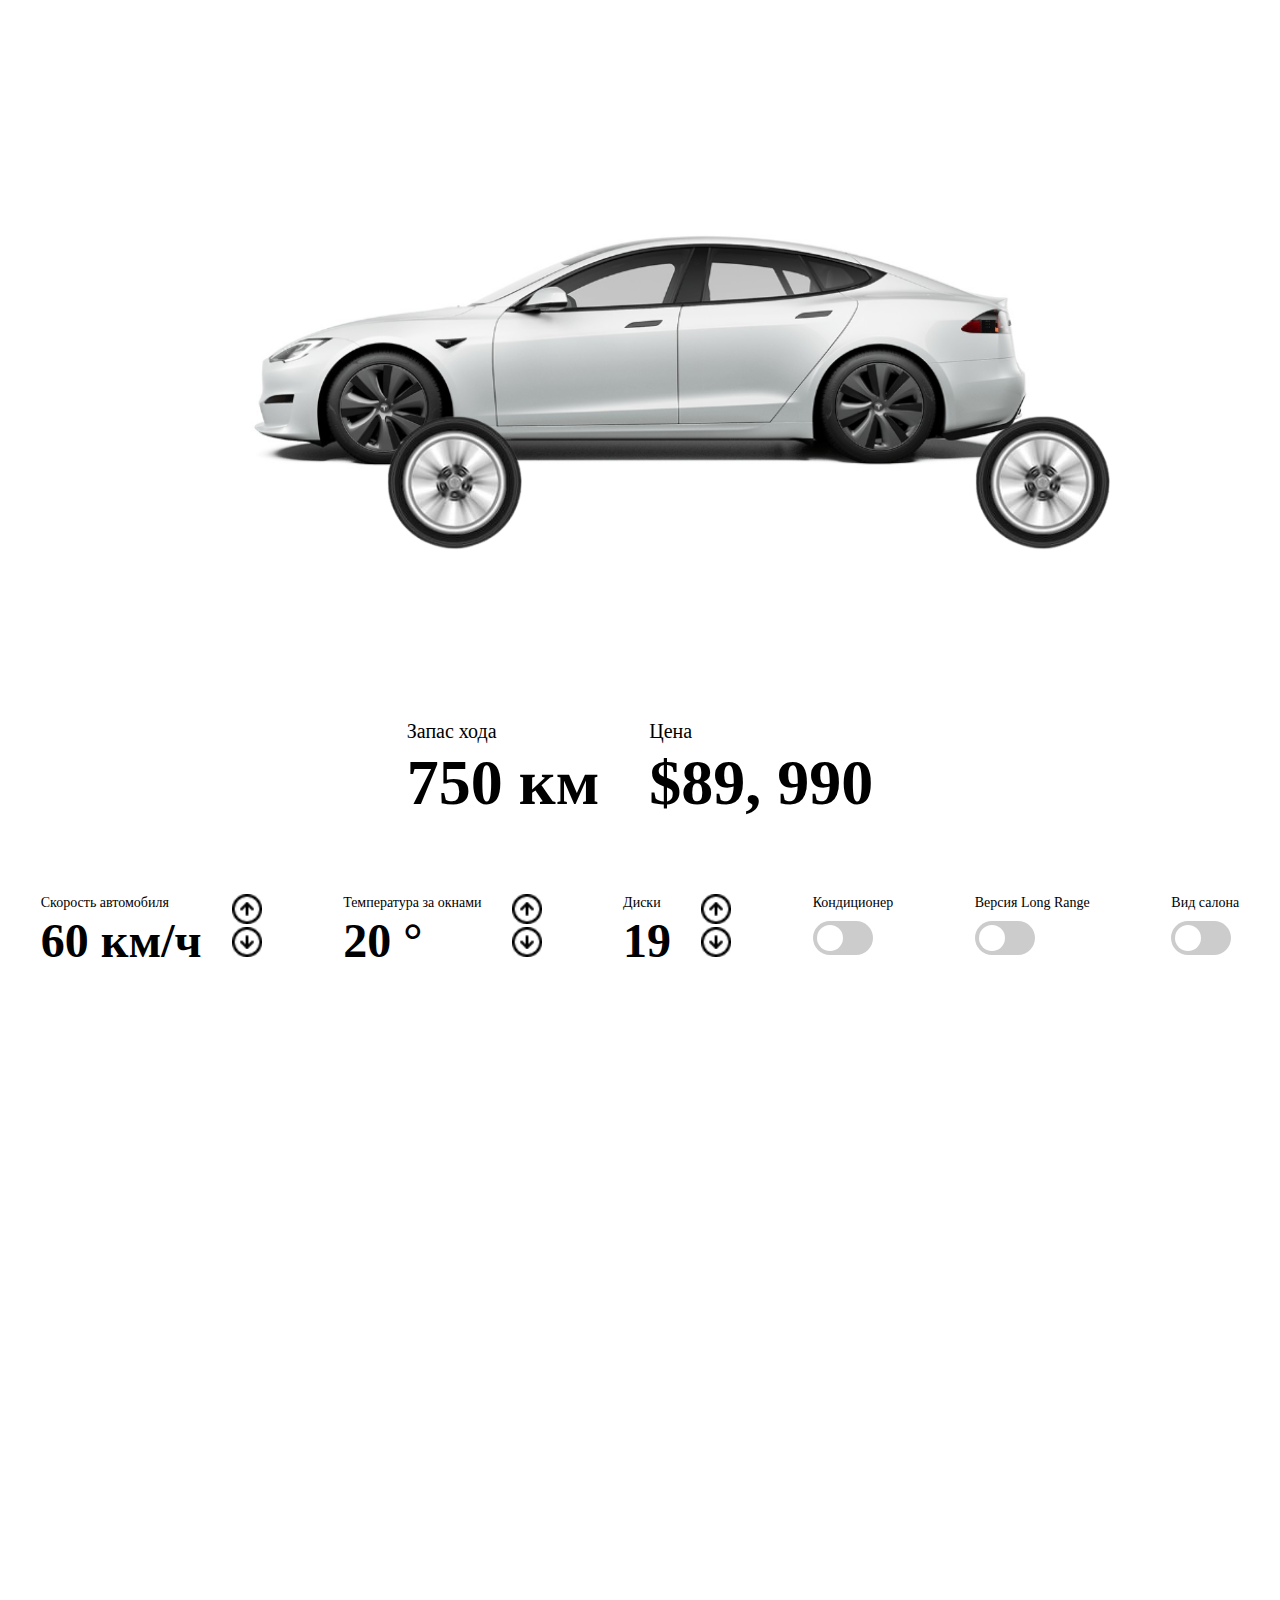
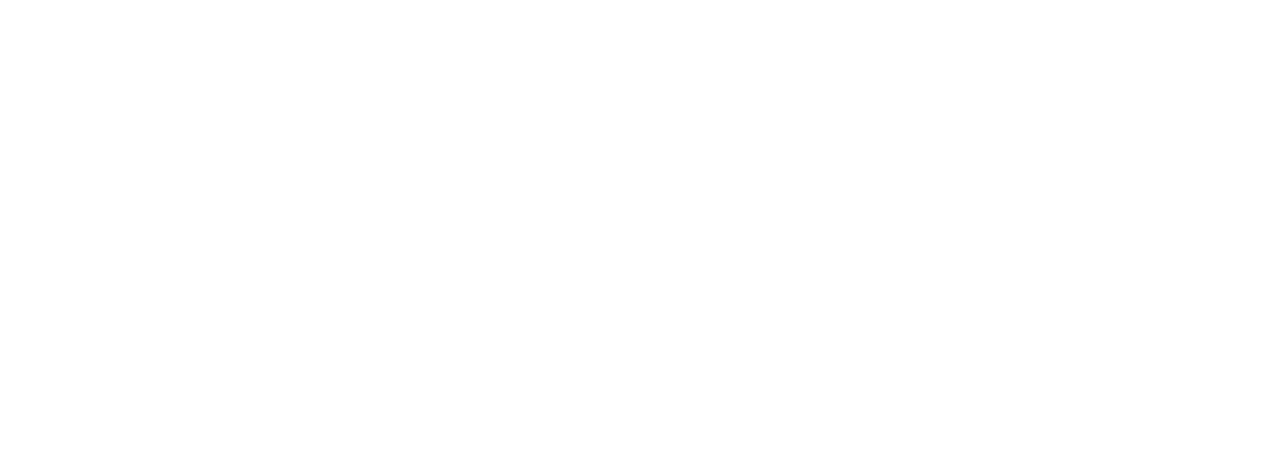
<file: index.html>
<!DOCTYPE html>
<html lang="en">

<head>
    <meta charset="UTF-8">
    <meta http-equiv="X-UA-Compatible" content="IE=edge">
    <meta name="viewport" content="width=device-width, initial-scale=1.0">
    <title>Document</title>
    <link rel="stylesheet" href="./style.css">
</head>

<body>
    <div class="container">
        <div class="img">
            <img src="./image 1.png" alt="">
        </div>
        <div class="wheels">
            <img id="wheel1" src="./wheel1.png" alt="">
            <img id="wheel2" src="./wheel1.png" alt="">
        </div>


        <div class="box1">
            <div class="text_km">
                <h2>Запас хода</h2>
                <h5> <b>750</b> км</h5>
            </div>
            <div class="text_narx">
                <h2>Цена</h2>
                <h5>$89, 990</h5>
            </div>
        </div>
        <br><br><br><br>

        <div class="biggest_box">

            <div class="box_speed">
                <div class="text1">
                    <h2>Скорость автомобиля</h2>
                    <h5> <b>60</b> км/ч</h5>
                </div>
                <div class="btns1">
                    <button id="plus_speed"><img src="./image 3.png" alt=""></button>
                    <button id="minus_speed"><img src="./image 4.png" alt=""></button>
                </div>







            </div>




            <div class="box_temperage">
                <div class="text2">
                    <h2>Температура за окнами</h2>
                    <h5> <b>20</b> °</h5>
                </div>
                <div class="btns2">
                    <button id="plus_temperage"><img src="./image 3.png" alt=""></button>
                    <button id="minus_temperage"><img src="./image 4.png" alt=""></button>
                </div>

            </div>



            <div class="box_disk">
                <div class="text3">
                    <h2>Диски</h2>
                    <h5>19</h5>

                </div>



                <div class="btns3">
                    <button id="plus_disk"><img src="./image 3.png" alt=""></button>
                    <button id="minus_disk"><img src="./image 4.png" alt=""></button>
                </div>




            </div>




            <div class="box_condition">
                <div class="text4">
                    <h2 id="cont">Кондиционер</h2>
                </div>
                <label class="switch">
                    <input type="checkbox" id="condition">
                    <span class="slider round"></span>
                </label>



            </div>




            <div class="box_longrange">
                <div class="text5">
                    <h2>Версия Long Range</h2>
                </div>

                <label class="switch">
                    <input type="checkbox">
                    <span class="slider round"></span>
                </label>





            </div>





            <div class="box_camera">



                <div class="text6">
                    <h2>Вид салона</h2>

                </div>

                <label class="switch" id="btn">
                    <input type="checkbox">

                    <span class="slider round"></span>
                </label>



            </div>


































        </div>
    </div>






    <br><br><br><br><br><br><br><br><br><br>
    <br><br><br><br><br><br><br><br><br><br><br><br><br><br><br><br><br><br><br><br><br><br><br><br><br><br><br><br><br><br><br><br><br><br><br><br><br><br><br><br><br><br><br><br><br><br><br><br><br><br>





    <script src="./script.js"></script>
</body>

</html>
</file>
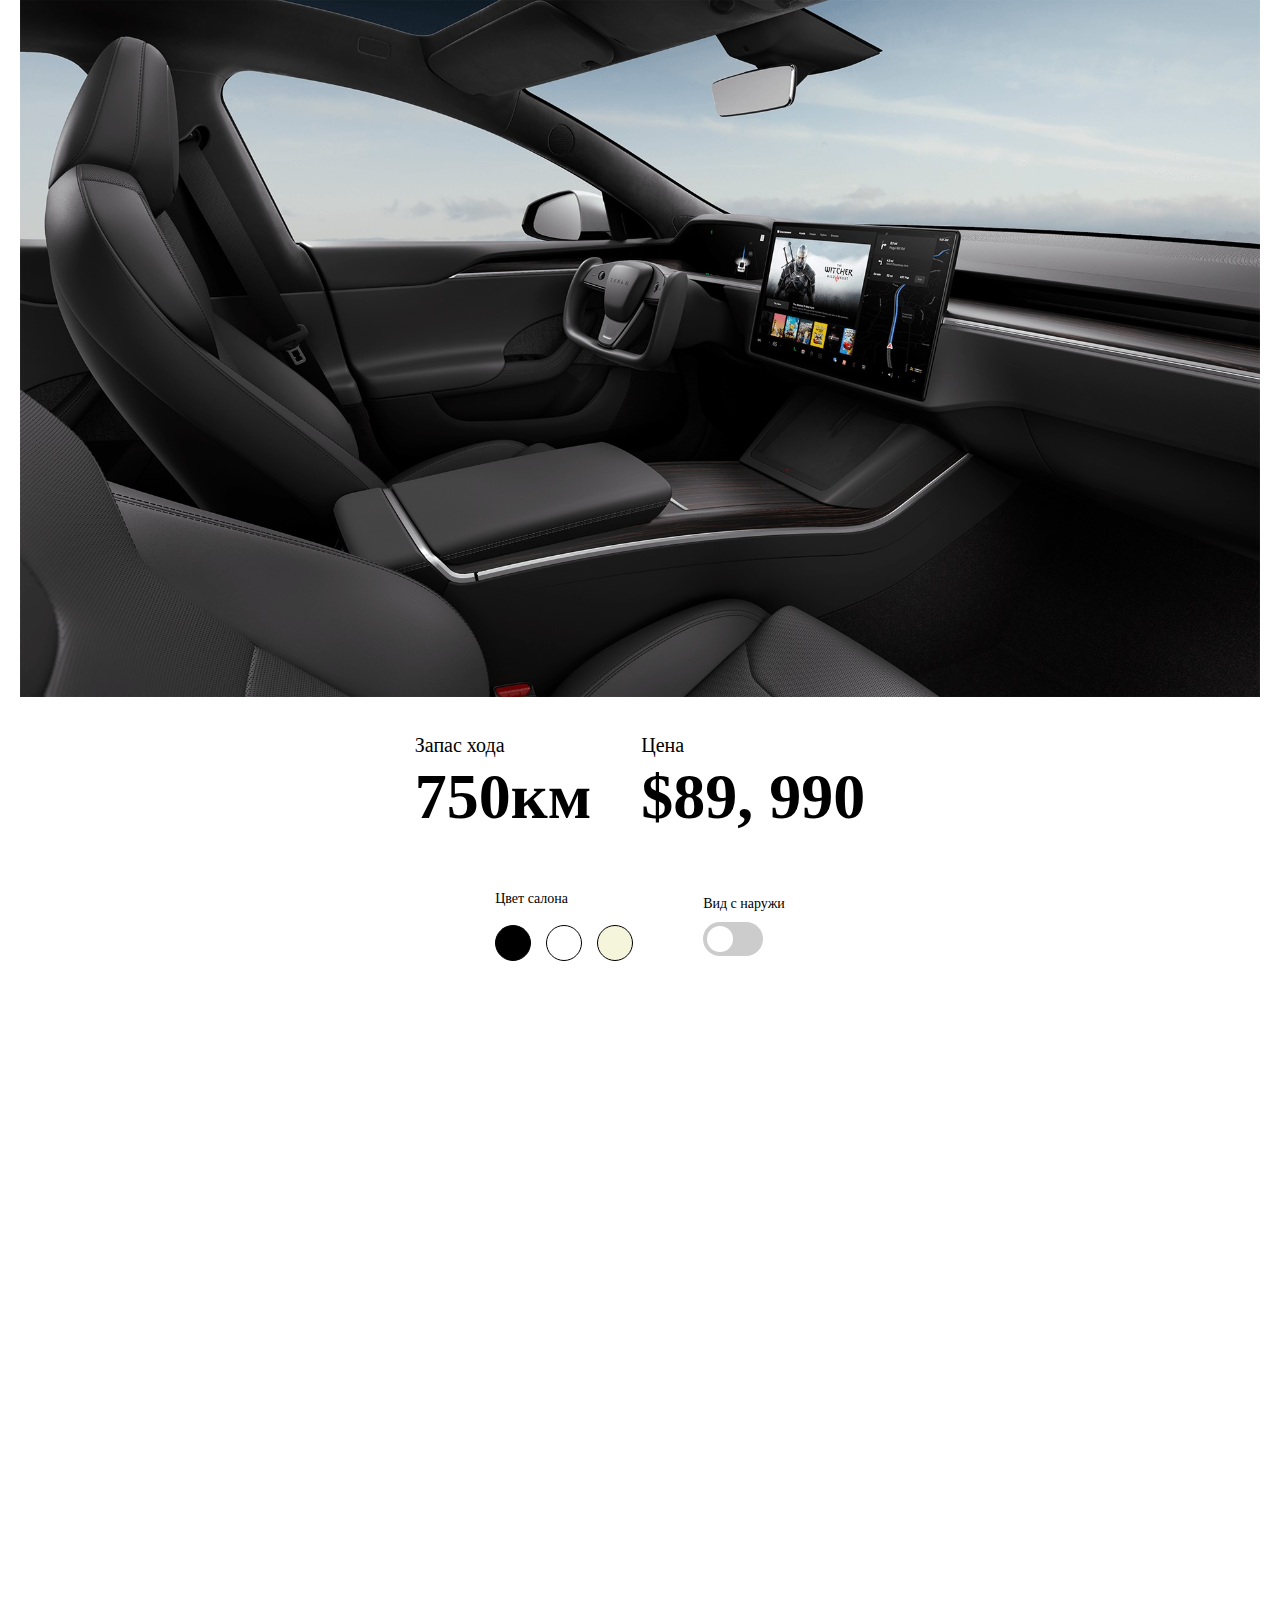
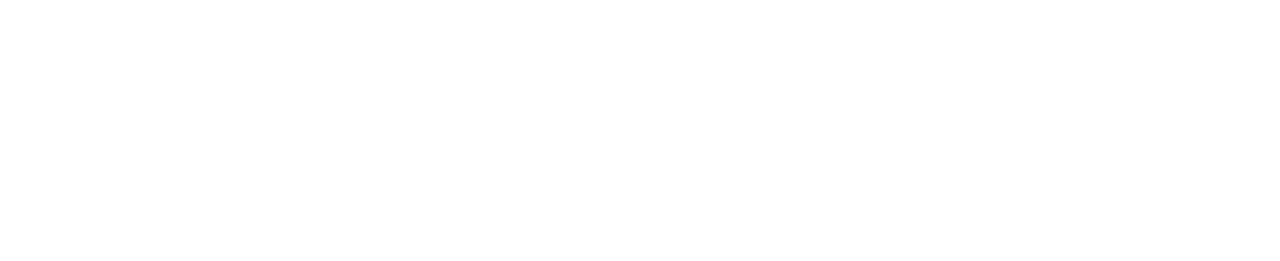
<file: index2.html>
<!DOCTYPE html>
<html lang="en">

<head>
    <meta charset="UTF-8">
    <meta http-equiv="X-UA-Compatible" content="IE=edge">
    <meta name="viewport" content="width=device-width, initial-scale=1.0">
    <title>Document</title>
    <link rel="stylesheet" href="./style.css">
</head>

<body>
    <div class="containerr">
        <div class="boxx">
            <img src="./blacksalon.png" alt="">
        </div>
        <br><br>




        <div class="box1">
            <div class="text_km">
                <h2>Запас хода</h2>
                <h5>750км</h5>
            </div>
            <div class="text_narx">
                <h2>Цена</h2>
                <h5>$89, 990</h5>
            </div>
        </div>
        <br><br><br>





        <div class="box_color">


            <div class="btns_color">


                <div class="text_color">
                    <h2>Цвет салона</h2>
             
                <br>


                <div class="colors"> 
                    <button id="black"></button>
                    <button id="white"></button>
                    <button id="beige"></button>
                </div>
   </div>
            </div>

            <div class="box_camera">



                <div class="text6">
                    <h2>Вид с наружи</h2>

                </div>

                <label class="switch" id="btn">
                    <input type="checkbox">
                    <span class="slider round"></span>
                </label>



            </div>




        </div>











    <div class="car">
        <div class="wheel front-wheel"></div>
        <div class="wheel back-wheel"></div>
      </div>





    </div>



    <br><br><br><br><br><br><br><br><br><br><br><br><br><br><br><br><br><br><br><br><br><br><br><br><br><br><br><br><br><br><br><br><br><br><br><br><br><br><br><br><br><br><br><br><br><br><br><br><br><br>
 <script src="./script2.js"></script>
</body>

</html>
</file>
<file: style.css>
* {
    margin: 0;
    padding: 0;
    box-sizing: border-box;
}

.container {
    width: 100%;
}

.img img {
    width: 100%;
    display: flex;
    justify-content: center;
}

.box1 {
    display: flex;
    justify-content: center;
    gap: 50px;
}

.text_km h2 {
    font-family: Gilroy;
    font-size: 20px;
    font-weight: 500;
    line-height: 24px;
    letter-spacing: 0em;
    text-align: left;

}

.text_km h5 {
    font-family: Gilroy;
    font-size: 64px;
    font-weight: 700;
    line-height: 79px;
    letter-spacing: 0em;
    text-align: left;

}

.text_km b {
    font-family: Gilroy;
    font-size: 64px;
    font-weight: 700;
    line-height: 79px;
    letter-spacing: 0em;
    text-align: left;

}


.text_narx h2 {
    font-family: Gilroy;
    font-size: 20px;
    font-weight: 500;
    line-height: 24px;
    letter-spacing: 0em;
    text-align: left;

}

.text_narx h5 {
    font-family: Gilroy;
    font-size: 64px;
    font-weight: 700;
    line-height: 79px;
    letter-spacing: 0em;
    text-align: left;

}

.biggest_box {
    display: flex;
    justify-content: space-around;
}


.box_speed {
    width: 16, 66666666666667%;
    display: flex;
    gap: 30px;

}

.text1 h2 {
    font-family: Gilroy;
    font-size: 14px;
    font-weight: 500;
    line-height: 17px;
    letter-spacing: 0em;
    text-align: left;

}

.text1 h5 {
    font-family: Gilroy;
    font-size: 48px;
    font-weight: 700;
    line-height: 59px;
    letter-spacing: 0em;
    text-align: left;

}

.text1 b {
    font-family: Gilroy;
    font-size: 48px;
    font-weight: 700;
    line-height: 59px;
    letter-spacing: 0em;
    text-align: left;

}

.btns1 {
    display: flex;
    flex-direction: column;
}

button {
    border: 0;
    background-color: #fff;
}

button img {
    width: 30px;
}

.box_temperage {
    width: 16, 66666666666667%;
    display: flex;
    gap: 30px;

}

.text2 h2 {
    font-family: Gilroy;
    font-size: 14px;
    font-weight: 500;
    line-height: 17px;
    letter-spacing: 0em;
    text-align: left;

}

.text2 h5 {
    font-family: Gilroy;
    font-size: 48px;
    font-weight: 700;
    line-height: 59px;
    letter-spacing: 0em;
    text-align: left;

}

.btns2 {
    display: flex;
    flex-direction: column;
}


.box_disk {
    width: 16, 66666666666667%;
    display: flex;
    gap: 30px;

}

.text3 h2 {
    font-family: Gilroy;
    font-size: 14px;
    font-weight: 500;
    line-height: 17px;
    letter-spacing: 0em;
    text-align: left;

}

.text3 h5 {
    font-family: Gilroy;
    font-size: 48px;
    font-weight: 700;
    line-height: 59px;
    letter-spacing: 0em;
    text-align: left;

}

.btns3 {
    display: flex;
    flex-direction: column;
}




.text4 h2 {
    font-family: Gilroy;
    font-size: 14px;
    font-weight: 500;
    line-height: 17px;
    letter-spacing: 0em;
    text-align: left;

}

.box_condition {
    display: flex;
    flex-direction: column;
    gap: 10px;
}




.text5 h2 {
    font-family: Gilroy;
    font-size: 14px;
    font-weight: 500;
    line-height: 17px;
    letter-spacing: 0em;
    text-align: left;

}

.box_longrange {
    display: flex;
    flex-direction: column;
    gap: 10px;
}



.text6 h2 {
    font-family: Gilroy;
    font-size: 14px;
    font-weight: 500;
    line-height: 17px;
    letter-spacing: 0em;
    text-align: left;

}

.box_camera {
    display: flex;
    flex-direction: column;
    gap: 10px;
}






.containerr {
    width: 100%;
}

.boxx img {
    width: 1240px;
}

.boxx {
    display: flex;
    justify-content: center;
}

#black {
    background-color: black;
    border-radius: 100%;
    border: 0.1px solid;

}

#white {
    background-color: white;
    border-radius: 100%;
    border: 0.1px solid;

}

#beige {
    background-color: beige;
    border-radius: 100%;
    border: 0.1px solid;
}

.btns_color button {
    width: 36px;
    height: 36px;

}




.text_color h2 {
    font-family: Gilroy;
    font-size: 14px;
    font-weight: 500;
    line-height: 17px;
    letter-spacing: 0em;
    text-align: left;


}

.text_color {
    display: flex;
    flex-direction: column;
}

.box_color {
    display: flex;
    justify-content: center;
    align-items: center;
    gap: 70px;

}

.btns_color {
    display: flex;
    gap: 10px;
}


.colors {
    display: flex;
    gap: 15px;
}








.checkbox a {
    width: 60px;
    height: 34px;
    display: none;
    text-decoration: none;
    position: static;
    z-index: 10;
}













.wheels img {
  
    animation: spin 1s linear infinite; /* Применяем анимацию к изображению */
 }


@keyframes spin {
    from {
        transform: rotate(0deg);
    }
    to {
        transform: rotate(360deg);
    }


}


#wheel2 {
    position: absolute;
    width: 135px;
    height: 135px;
    top: 415px;
    left: 975px;
 }
 #wheel1 {
    position: absolute;
    width: 135px;
    height: 135px;
    top: 415px;
    left: 387px;
 }

 






































































































/* The switch - the box around the slider */
.switch {
    position: relative;
    display: inline-block;
    width: 60px;
    height: 34px;
}

/* Hide default HTML checkbox */
.switch input {
    display: none;
}

/* The slider */
.slider {
    position: absolute;
    cursor: pointer;
    top: 0;
    left: 0;
    right: 0;
    bottom: 0;
    background-color: #ccc;
    -webkit-transition: .4s;
    transition: .4s;
}

.slider:before {
    position: absolute;
    content: "";
    height: 26px;
    width: 26px;
    left: 4px;
    bottom: 4px;
    background-color: white;
    -webkit-transition: .4s;
    transition: .4s;
}

input:checked+.slider {
    background-color: #2196F3;
}

input:focus+.slider {
    box-shadow: 0 0 1px #2196F3;
}

input:checked+.slider:before {
    -webkit-transform: translateX(26px);
    -ms-transform: translateX(26px);
    transform: translateX(26px);
}

/* Rounded sliders */
.slider.round {
    border-radius: 34px;
}

.slider.round:before {
    border-radius: 50%;
}
</file>
